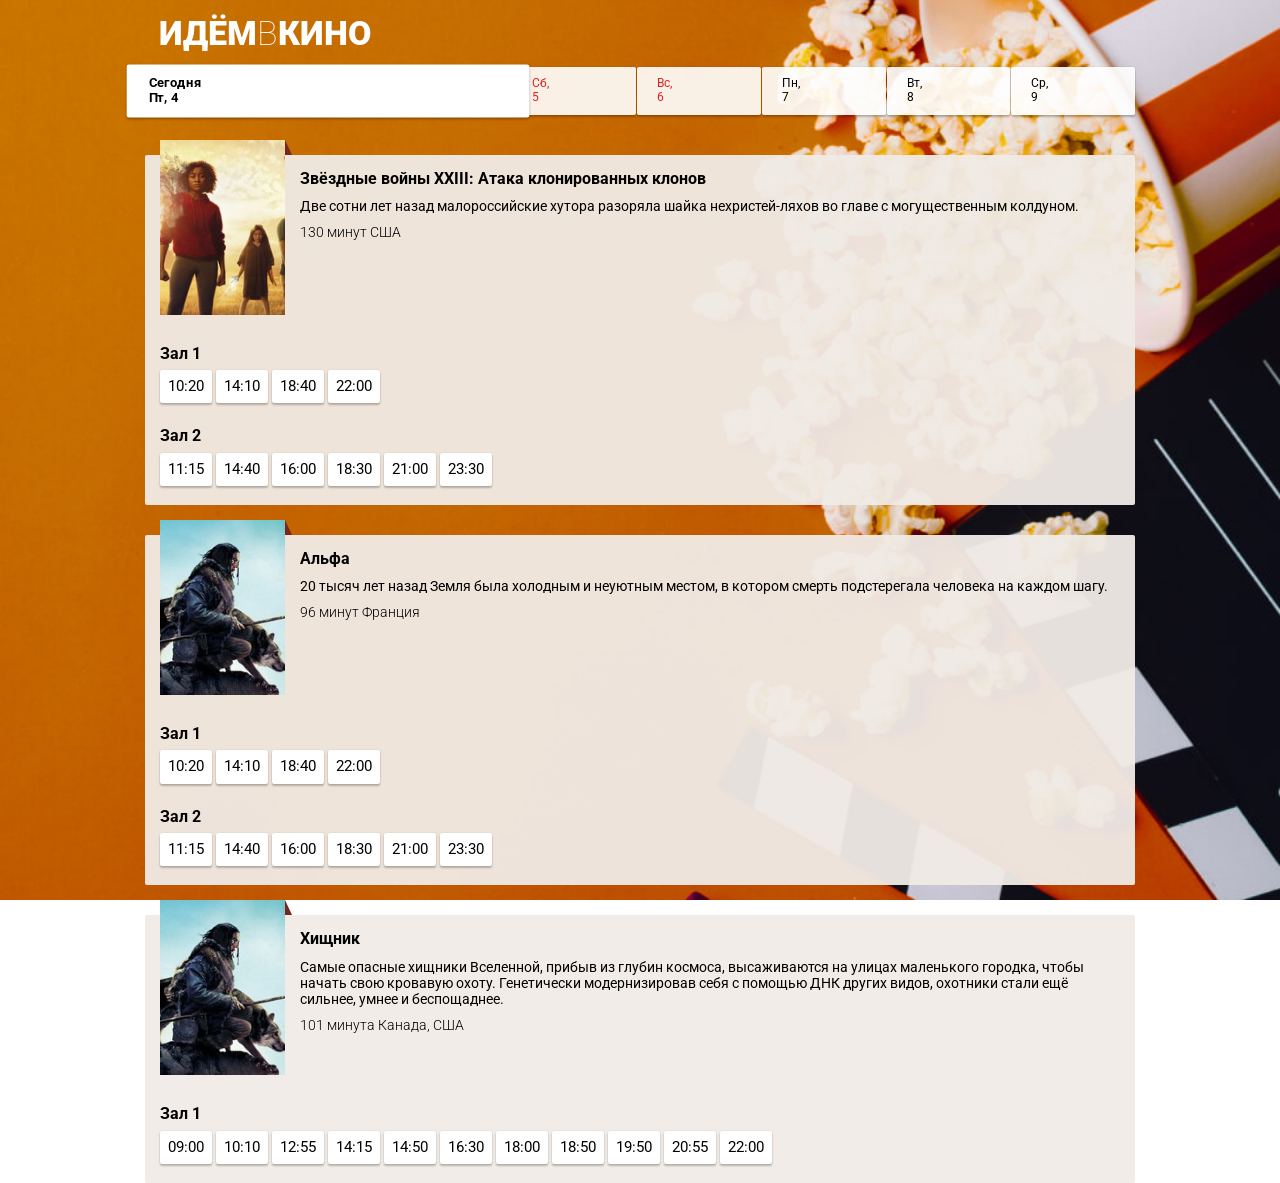
<file: index.html>
<!DOCTYPE html>
<html lang="ru">

<head>
  <meta charset="UTF-8">
  <meta name="viewport" content="width=device-width, initial-scale=1.0">
  <meta http-equiv="X-UA-Compatible" content="ie=edge">
  <title>ИдёмВКино</title>
  <link rel="stylesheet" href="./client/css/normalize.css">
  <link rel="stylesheet" href="./client/css/style.css">
  <link href="https://fonts.googleapis.com/css?family=Roboto:100,300,400,500,700,900&amp;subset=cyrillic,cyrillic-ext,latin-ext" rel="stylesheet">
</head>

<body>
  <header class="page-header">
    <h1 class="page-header__title">Идём<span>в</span>кино</h1>
  </header>
  
  <nav class="page-nav">
    <a class="page-nav__day page-nav__day_today page-nav__day_chosen" href="#">
      <span class="page-nav__day-week">Пн</span><span class="page-nav__day-number">31</span>
    </a>
    <a class="page-nav__day" href="#">
      <span class="page-nav__day-week">Вт</span><span class="page-nav__day-number">1</span>
    </a>
    <a class="page-nav__day" href="#">
      <span class="page-nav__day-week">Ср</span><span class="page-nav__day-number">2</span>
    </a>
    <a class="page-nav__day" href="#">
      <span class="page-nav__day-week">Чт</span><span class="page-nav__day-number">3</span>
    </a>
    <a class="page-nav__day" href="#">
      <span class="page-nav__day-week">Пт</span><span class="page-nav__day-number">4</span>
    </a>
    <a class="page-nav__day page-nav__day_weekend" href="#">
      <span class="page-nav__day-week">Сб</span><span class="page-nav__day-number">5</span>
    </a>
  </nav>
  
  <main>
    <section class="movie">
      <div class="movie__info">
        <div class="movie__poster">
          <img class="movie__poster-image" alt="Звёздные войны постер" src="./client/i/poster1.jpg">
        </div>
        <div class="movie__description">
          <h2 class="movie__title">Звёздные войны XXIII: Атака клонированных клонов</h2>
          <p class="movie__synopsis">Две сотни лет назад малороссийские хутора разоряла шайка нехристей-ляхов во главе с могущественным колдуном.</p>
          <p class="movie__data">
            <span class="movie__data-duration">130 минут</span>
            <span class="movie__data-origin">США</span>
          </p>
        </div>
      </div>  
      
      <div class="movie-seances__hall">
        <h3 class="movie-seances__hall-title">Зал 1</h3>
        <ul class="movie-seances__list">
          <li class="movie-seances__time-block"><a class="movie-seances__time" href="./hall.html">10:20</a></li>
          <li class="movie-seances__time-block"><a class="movie-seances__time" href="./hall.html">14:10</a></li>
          <li class="movie-seances__time-block"><a class="movie-seances__time" href="./hall.html">18:40</a></li>
          <li class="movie-seances__time-block"><a class="movie-seances__time" href="./hall.html">22:00</a></li>
        </ul>
      </div>
      <div class="movie-seances__hall">
        <h3 class="movie-seances__hall-title">Зал 2</h3>
        <ul class="movie-seances__list">
          <li class="movie-seances__time-block"><a class="movie-seances__time" href="./hall.html">11:15</a></li>
          <li class="movie-seances__time-block"><a class="movie-seances__time" href="./hall.html">14:40</a></li>
          <li class="movie-seances__time-block"><a class="movie-seances__time" href="./hall.html">16:00</a></li>
          <li class="movie-seances__time-block"><a class="movie-seances__time" href="./hall.html">18:30</a></li>
          <li class="movie-seances__time-block"><a class="movie-seances__time" href="./hall.html">21:00</a></li>
          <li class="movie-seances__time-block"><a class="movie-seances__time" href="./hall.html">23:30</a></li>     
        </ul>
      </div>      
    </section>
    
    <section class="movie">
      <div class="movie__info">      
        <div class="movie__poster">
          <img class="movie__poster-image" alt="Альфа постер" src="./client/i/poster2.jpg">
        </div>
        <div class="movie__description">        
          <h2 class="movie__title">Альфа</h2>
          <p class="movie__synopsis">20 тысяч лет назад Земля была холодным и неуютным местом, в котором смерть подстерегала человека на каждом шагу.</p>
          <p class="movie__data">
            <span class="movie__data-duration">96 минут</span>
            <span class="movie__data-origin">Франция</span>
          </p>
        </div>    
      </div>  
      <div class="movie-seances__hall">
        <h3 class="movie-seances__hall-title">Зал 1</h3>
        <ul class="movie-seances__list">
          <li class="movie-seances__time-block"><a class="movie-seances__time" href="./hall.html">10:20</a></li>
          <li class="movie-seances__time-block"><a class="movie-seances__time" href="./hall.html">14:10</a></li>
          <li class="movie-seances__time-block"><a class="movie-seances__time" href="./hall.html">18:40</a></li>
          <li class="movie-seances__time-block"><a class="movie-seances__time" href="./hall.html">22:00</a></li>
        </ul>
      </div>
      <div class="movie-seances__hall">
        <h3 class="movie-seances__hall-title">Зал 2</h3>
        <ul class="movie-seances__list">
          <li class="movie-seances__time-block"><a class="movie-seances__time" href="./hall.html">11:15</a></li>
          <li class="movie-seances__time-block"><a class="movie-seances__time" href="./hall.html">14:40</a></li>
          <li class="movie-seances__time-block"><a class="movie-seances__time" href="./hall.html">16:00</a></li>
          <li class="movie-seances__time-block"><a class="movie-seances__time" href="./hall.html">18:30</a></li>
          <li class="movie-seances__time-block"><a class="movie-seances__time" href="./hall.html">21:00</a></li>
          <li class="movie-seances__time-block"><a class="movie-seances__time" href="./hall.html">23:30</a></li>     
        </ul>
      </div>      
    </section>   
    
    <section class="movie">
      <div class="movie__info">      
        <div class="movie__poster">
          <img class="movie__poster-image" alt="Хищник постер" src="./client/i/poster2.jpg">
        </div>
        <div class="movie__description">        
          <h2 class="movie__title">Хищник</h2>
          <p class="movie__synopsis">Самые опасные хищники Вселенной, прибыв из глубин космоса, высаживаются на улицах маленького городка, чтобы начать свою кровавую охоту. Генетически модернизировав себя с помощью ДНК других видов, охотники стали ещё сильнее, умнее и беспощаднее.</p>
          <p class="movie__data">
            <span class="movie__data-duration">101 минута</span>
            <span class="movie__data-origin">Канада, США</span>
          </p>
        </div>    
      </div>  
      <div class="movie-seances__hall">
        <h3 class="movie-seances__hall-title">Зал 1</h3>
        <ul class="movie-seances__list">
          <li class="movie-seances__time-block"><a class="movie-seances__time" href="./hall.html">09:00</a></li>
          <li class="movie-seances__time-block"><a class="movie-seances__time" href="./hall.html">10:10</a></li>
          <li class="movie-seances__time-block"><a class="movie-seances__time" href="./hall.html">12:55</a></li>
          <li class="movie-seances__time-block"><a class="movie-seances__time" href="./hall.html">14:15</a></li>
          <li class="movie-seances__time-block"><a class="movie-seances__time" href="./hall.html">14:50</a></li>
          <li class="movie-seances__time-block"><a class="movie-seances__time" href="./hall.html">16:30</a></li>
          <li class="movie-seances__time-block"><a class="movie-seances__time" href="./hall.html">18:00</a></li>
          <li class="movie-seances__time-block"><a class="movie-seances__time" href="./hall.html">18:50</a></li>
          <li class="movie-seances__time-block"><a class="movie-seances__time" href="./hall.html">19:50</a></li>
          <li class="movie-seances__time-block"><a class="movie-seances__time" href="./hall.html">20:55</a></li>
          <li class="movie-seances__time-block"><a class="movie-seances__time" href="./hall.html">22:00</a></li>
        </ul>
      </div>     
    </section>     
  </main>
  <script src="./client/js/createRequest.js"></script>
  <script src="./client/js/index.js"></script>
</body>
</html>
</file>
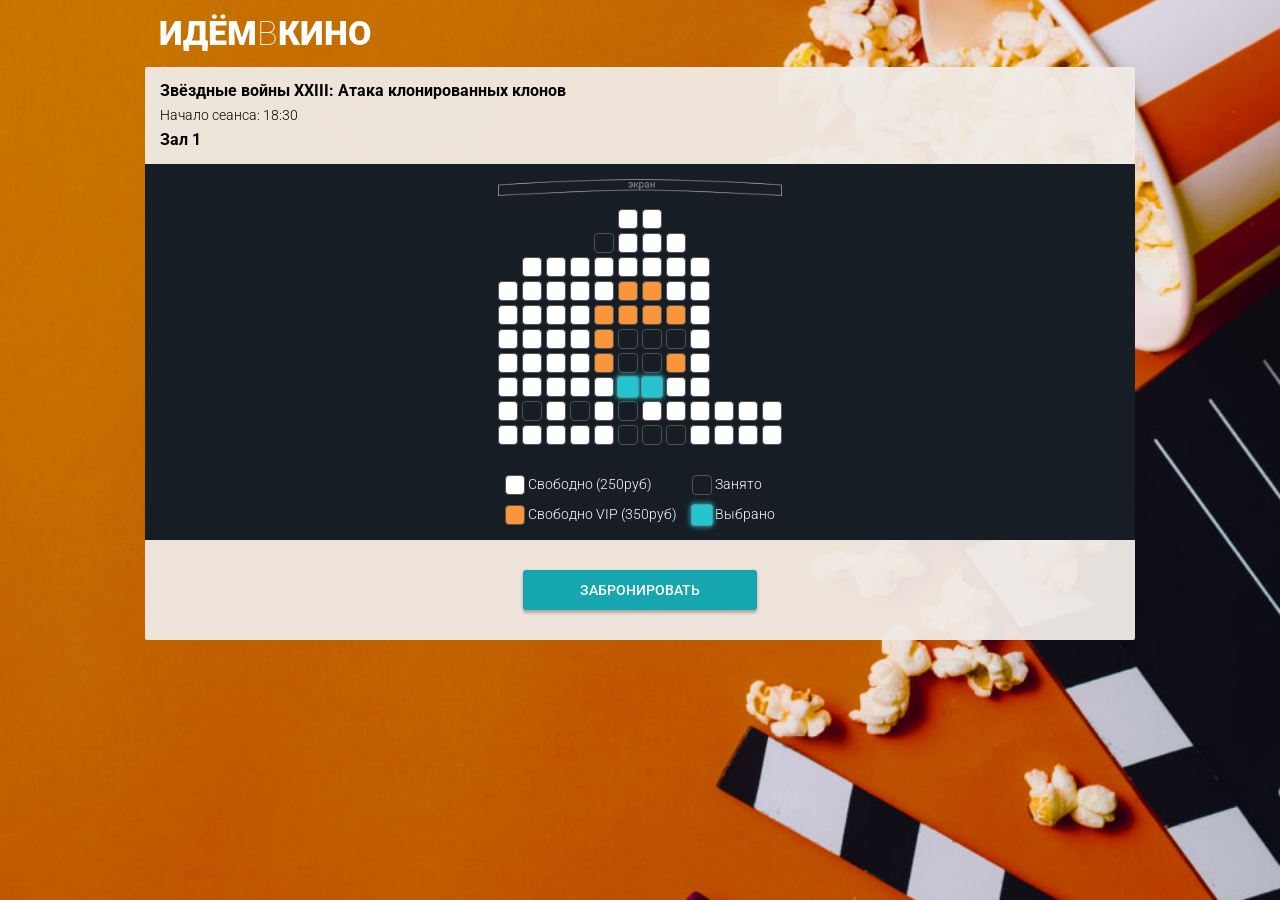
<file: hall.html>
<!DOCTYPE html>
<html lang="ru">

<head>
  <meta charset="UTF-8">
  <meta name="viewport" content="width=device-width, initial-scale=1.0">
  <meta http-equiv="X-UA-Compatible" content="ie=edge">
  <title>ИдёмВКино</title>
  
  <link rel="stylesheet" href="./client/css/normalize.css">
  <link rel="stylesheet" href="./client/css/style.css">
  <link href="https://fonts.googleapis.com/css?family=Roboto:100,300,400,500,700,900&amp;subset=cyrillic,cyrillic-ext,latin-ext" rel="stylesheet">
</head>

<body>
  <header class="page-header">
    <h1 class="page-header__title">Идём<span>в</span>кино</h1>
  </header>
  
  <main>
    <section class="buying">
      <div class="buying__info">
        <div class="buying__info-description">
          <h2 class="buying__info-title">Звёздные войны XXIII: Атака клонированных клонов</h2>
          <p class="buying__info-start">Начало сеанса: 18:30</p>
          <p class="buying__info-hall">Зал 1</p>          
        </div>
        <div class="buying__info-hint">
          <p>Тапните дважды,<br>чтобы увеличить</p>
        </div>
      </div>
      <div class="conf-step">
        <div class="conf-step__wrapper">
          <div class="conf-step__row">
            <span class="conf-step__chair conf-step__chair_disabled"></span><span class="conf-step__chair conf-step__chair_disabled"></span>
            <span class="conf-step__chair conf-step__chair_disabled"></span><span class="conf-step__chair conf-step__chair_disabled"></span>
              <span class="conf-step__chair conf-step__chair_disabled"></span><span class="conf-step__chair conf-step__chair_standart"></span>
              <span class="conf-step__chair conf-step__chair_standart"></span><span class="conf-step__chair conf-step__chair_disabled"></span>
              <span class="conf-step__chair conf-step__chair_disabled"></span><span class="conf-step__chair conf-step__chair_disabled"></span>
            <span class="conf-step__chair conf-step__chair_disabled"></span><span class="conf-step__chair conf-step__chair_disabled"></span>
            </div>  

            <div class="conf-step__row">
              <span class="conf-step__chair conf-step__chair_disabled"></span><span class="conf-step__chair conf-step__chair_disabled"></span>
              <span class="conf-step__chair conf-step__chair_disabled"></span><span class="conf-step__chair conf-step__chair_disabled"></span>
              <span class="conf-step__chair conf-step__chair_taken"></span><span class="conf-step__chair conf-step__chair_standart"></span>
              <span class="conf-step__chair conf-step__chair_standart"></span><span class="conf-step__chair conf-step__chair_standart"></span>
              <span class="conf-step__chair conf-step__chair_disabled"></span><span class="conf-step__chair conf-step__chair_disabled"></span>
              <span class="conf-step__chair conf-step__chair_disabled"></span><span class="conf-step__chair conf-step__chair_disabled"></span>
            </div>  

            <div class="conf-step__row">
              <span class="conf-step__chair conf-step__chair_disabled"></span><span class="conf-step__chair conf-step__chair_standart"></span>
              <span class="conf-step__chair conf-step__chair_standart"></span><span class="conf-step__chair conf-step__chair_standart"></span>
              <span class="conf-step__chair conf-step__chair_standart"></span><span class="conf-step__chair conf-step__chair_standart"></span>
              <span class="conf-step__chair conf-step__chair_standart"></span><span class="conf-step__chair conf-step__chair_standart"></span>
              <span class="conf-step__chair conf-step__chair_standart"></span><span class="conf-step__chair conf-step__chair_disabled"></span>
              <span class="conf-step__chair conf-step__chair_disabled"></span><span class="conf-step__chair conf-step__chair_disabled"></span>
            </div>  

            <div class="conf-step__row">
              <span class="conf-step__chair conf-step__chair_standart"></span><span class="conf-step__chair conf-step__chair_standart"></span>
              <span class="conf-step__chair conf-step__chair_standart"></span><span class="conf-step__chair conf-step__chair_standart"></span>
              <span class="conf-step__chair conf-step__chair_standart"></span><span class="conf-step__chair conf-step__chair_vip"></span>
              <span class="conf-step__chair conf-step__chair_vip"></span><span class="conf-step__chair conf-step__chair_standart"></span>
              <span class="conf-step__chair conf-step__chair_standart"></span><span class="conf-step__chair conf-step__chair_disabled"></span>
              <span class="conf-step__chair conf-step__chair_disabled"></span><span class="conf-step__chair conf-step__chair_disabled"></span>
            </div>  

            <div class="conf-step__row">
              <span class="conf-step__chair conf-step__chair_standart"></span><span class="conf-step__chair conf-step__chair_standart"></span>
              <span class="conf-step__chair conf-step__chair_standart"></span><span class="conf-step__chair conf-step__chair_standart"></span>
              <span class="conf-step__chair conf-step__chair_vip"></span><span class="conf-step__chair conf-step__chair_vip"></span>
              <span class="conf-step__chair conf-step__chair_vip"></span><span class="conf-step__chair conf-step__chair_vip"></span>
              <span class="conf-step__chair conf-step__chair_standart"></span><span class="conf-step__chair conf-step__chair_disabled"></span>
              <span class="conf-step__chair conf-step__chair_disabled"></span><span class="conf-step__chair conf-step__chair_disabled"></span>
            </div>  

            <div class="conf-step__row">
              <span class="conf-step__chair conf-step__chair_standart"></span><span class="conf-step__chair conf-step__chair_standart"></span>
              <span class="conf-step__chair conf-step__chair_standart"></span><span class="conf-step__chair conf-step__chair_standart"></span>
              <span class="conf-step__chair conf-step__chair_vip"></span><span class="conf-step__chair conf-step__chair_taken"></span>
              <span class="conf-step__chair conf-step__chair_taken"></span><span class="conf-step__chair conf-step__chair_taken"></span>
              <span class="conf-step__chair conf-step__chair_standart"></span><span class="conf-step__chair conf-step__chair_disabled"></span>
              <span class="conf-step__chair conf-step__chair_disabled"></span><span class="conf-step__chair conf-step__chair_disabled"></span>
            </div>  

            <div class="conf-step__row">
              <span class="conf-step__chair conf-step__chair_standart"></span><span class="conf-step__chair conf-step__chair_standart"></span>
              <span class="conf-step__chair conf-step__chair_standart"></span><span class="conf-step__chair conf-step__chair_standart"></span>
              <span class="conf-step__chair conf-step__chair_vip"></span><span class="conf-step__chair conf-step__chair_taken"></span>
              <span class="conf-step__chair conf-step__chair_taken"></span><span class="conf-step__chair conf-step__chair_vip"></span>
              <span class="conf-step__chair conf-step__chair_standart"></span><span class="conf-step__chair conf-step__chair_disabled"></span>
              <span class="conf-step__chair conf-step__chair_disabled"></span><span class="conf-step__chair conf-step__chair_disabled"></span>
            </div>  

            <div class="conf-step__row">
              <span class="conf-step__chair conf-step__chair_standart"></span><span class="conf-step__chair conf-step__chair_standart"></span>
              <span class="conf-step__chair conf-step__chair_standart"></span><span class="conf-step__chair conf-step__chair_standart"></span>
              <span class="conf-step__chair conf-step__chair_standart"></span><span class="conf-step__chair conf-step__chair_selected"></span>
              <span class="conf-step__chair conf-step__chair_selected"></span><span class="conf-step__chair conf-step__chair_standart"></span>
              <span class="conf-step__chair conf-step__chair_standart"></span><span class="conf-step__chair conf-step__chair_disabled"></span>
              <span class="conf-step__chair conf-step__chair_disabled"></span><span class="conf-step__chair conf-step__chair_disabled"></span>
            </div>  

            <div class="conf-step__row">
              <span class="conf-step__chair conf-step__chair_standart"></span><span class="conf-step__chair conf-step__chair_taken"></span>
              <span class="conf-step__chair conf-step__chair_standart"></span><span class="conf-step__chair conf-step__chair_taken"></span>
              <span class="conf-step__chair conf-step__chair_standart"></span><span class="conf-step__chair conf-step__chair_taken"></span>
              <span class="conf-step__chair conf-step__chair_standart"></span><span class="conf-step__chair conf-step__chair_standart"></span>
              <span class="conf-step__chair conf-step__chair_standart"></span><span class="conf-step__chair conf-step__chair_standart"></span>
              <span class="conf-step__chair conf-step__chair_standart"></span><span class="conf-step__chair conf-step__chair_standart"></span>
            </div>  

            <div class="conf-step__row">
              <span class="conf-step__chair conf-step__chair_standart"></span><span class="conf-step__chair conf-step__chair_standart"></span>
              <span class="conf-step__chair conf-step__chair_standart"></span><span class="conf-step__chair conf-step__chair_standart"></span>
              <span class="conf-step__chair conf-step__chair_standart"></span><span class="conf-step__chair conf-step__chair_taken"></span>
              <span class="conf-step__chair conf-step__chair_taken"></span><span class="conf-step__chair conf-step__chair_taken"></span>
              <span class="conf-step__chair conf-step__chair_standart"></span><span class="conf-step__chair conf-step__chair_standart"></span>
              <span class="conf-step__chair conf-step__chair_standart"></span><span class="conf-step__chair conf-step__chair_standart"></span>
            </div>
        </div>
        <div class="conf-step__legend">
          <div class="col">
            <p class="conf-step__legend-price"><span class="conf-step__chair conf-step__chair_standart"></span> Свободно (<span class="conf-step__legend-value price-standart">250</span>руб)</p>
            <p class="conf-step__legend-price"><span class="conf-step__chair conf-step__chair_vip"></span> Свободно VIP (<span class="conf-step__legend-value price-vip">350</span>руб)</p>            
          </div>
          <div class="col">
            <p class="conf-step__legend-price"><span class="conf-step__chair conf-step__chair_taken"></span> Занято</p>
            <p class="conf-step__legend-price"><span class="conf-step__chair conf-step__chair_selected"></span> Выбрано</p>                    
          </div>
        </div>
      </div>
      <button class="acceptin-button"  >Забронировать</button>
    </section>     
  </main>
  <script src="./client/js/createRequest.js"></script>
  <script src="./client/js/hall.js"></script>
</body>
</html>
</file>
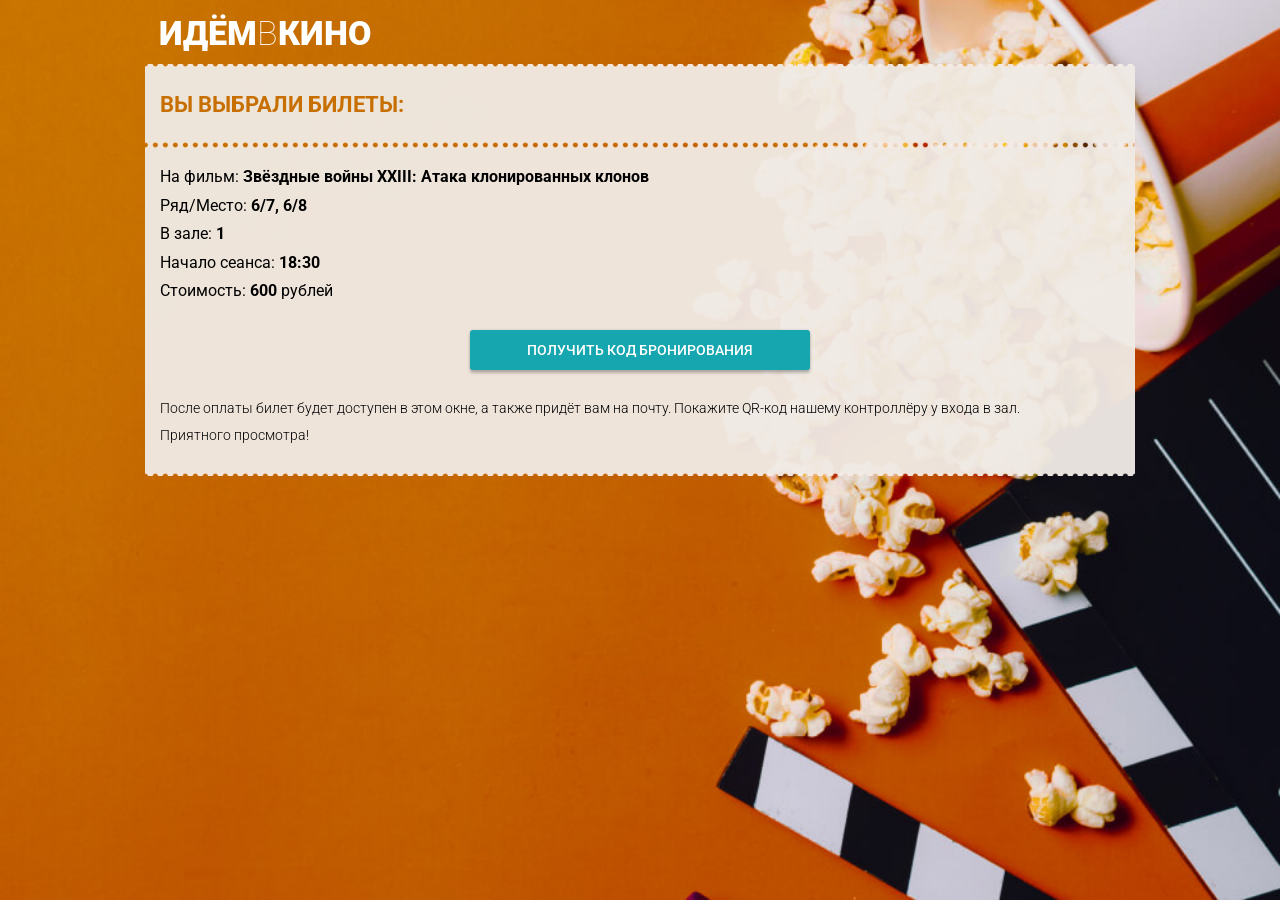
<file: payment.html>
<!DOCTYPE html>
<html lang="ru">

<head>
  <meta charset="UTF-8">
  <meta name="viewport" content="width=device-width, initial-scale=1.0">
  <meta http-equiv="X-UA-Compatible" content="ie=edge">
  <title>ИдёмВКино</title>
  <link rel="stylesheet" href="./client/css/normalize.css">
  <link rel="stylesheet" href="./client/css/style.css">
  <link href="https://fonts.googleapis.com/css?family=Roboto:100,300,400,500,700,900&amp;subset=cyrillic,cyrillic-ext,latin-ext" rel="stylesheet">
</head>

<body>
  <header class="page-header">
    <h1 class="page-header__title">Идём<span>в</span>кино</h1>
  </header>
  
  <main>
    <section class="ticket">
      
      <header class="tichet__check">
        <h2 class="ticket__check-title">Вы выбрали билеты:</h2>
      </header>
      
      <div class="ticket__info-wrapper">
        <p class="ticket__info">На фильм: <span class="ticket__details ticket__title">Звёздные войны XXIII: Атака клонированных клонов</span></p>
        <p class="ticket__info">Ряд/Место: <span class="ticket__details ticket__chairs">6/7, 6/8</span></p>
        <p class="ticket__info">В зале: <span class="ticket__details ticket__hall">1</span></p>
        <p class="ticket__info">Начало сеанса: <span class="ticket__details ticket__start">18:30</span></p>
        <p class="ticket__info">Стоимость: <span class="ticket__details ticket__cost">600</span> рублей</p>

        <button class="acceptin-button" onclick="location.href='ticket.html'" >Получить код бронирования</button>

        <p class="ticket__hint">После оплаты билет будет доступен в этом окне, а также придёт вам на почту. Покажите QR-код нашему контроллёру у входа в зал.</p>
        <p class="ticket__hint">Приятного просмотра!</p>
      </div>
    </section>     
  </main>
  <script src="./client/js/createRequest.js"></script>
  <script src="./client/js/payment.js"></script>
</body>
</html>
</file>
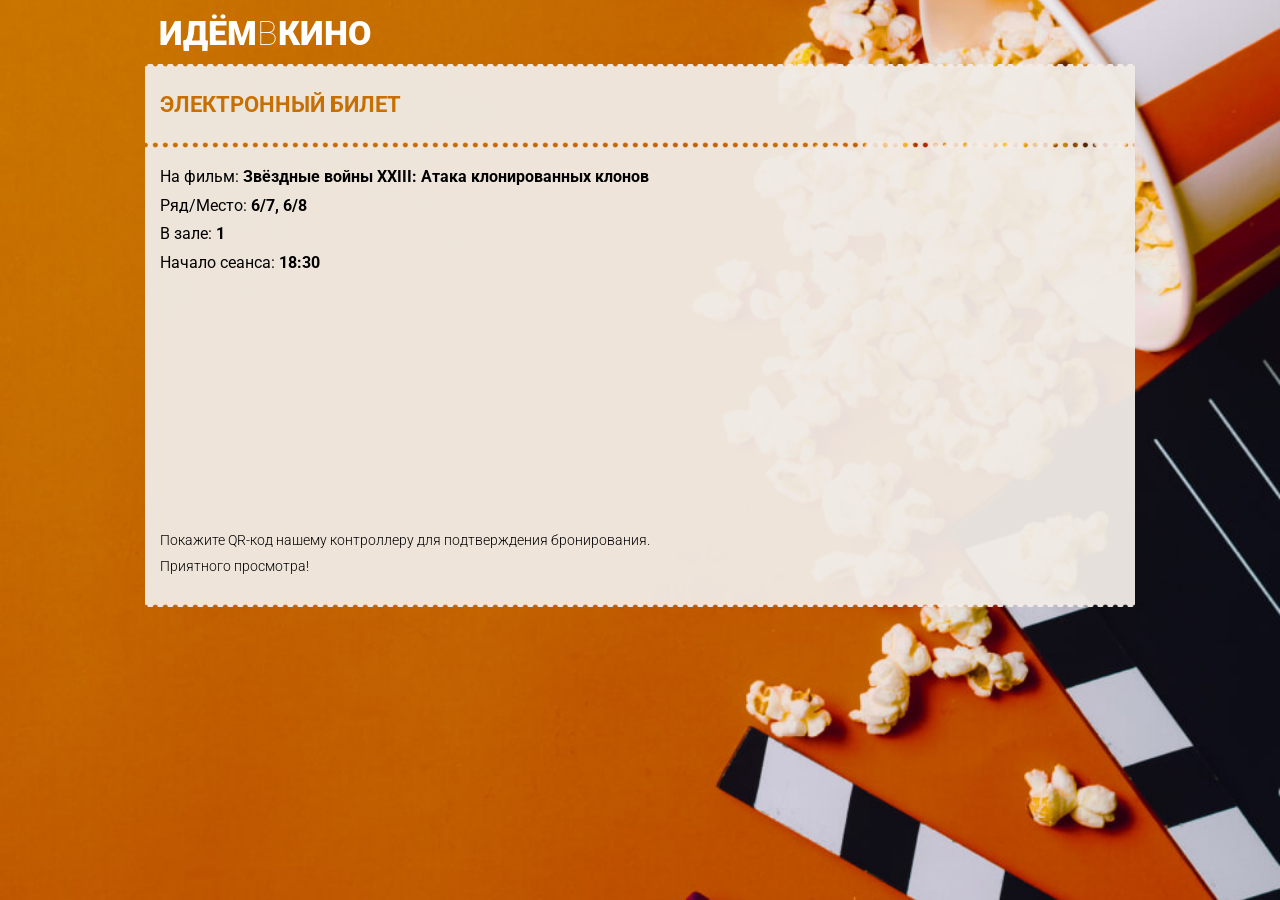
<file: ticket.html>
<!DOCTYPE html>
<html lang="ru">

<head>
  <meta charset="UTF-8">
  <meta name="viewport" content="width=device-width, initial-scale=1.0">
  <meta http-equiv="X-UA-Compatible" content="ie=edge">
  <title>ИдёмВКино</title>
  <link rel="stylesheet" href="./client/css/normalize.css">
  <link rel="stylesheet" href="./client/css/style.css">
  <link href="https://fonts.googleapis.com/css?family=Roboto:100,300,400,500,700,900&amp;subset=cyrillic,cyrillic-ext,latin-ext" rel="stylesheet">
</head>

<body>
  <header class="page-header">
    <h1 class="page-header__title">Идём<span>в</span>кино</h1>
  </header>
  
  <main>
    <section class="ticket">
      
      <header class="tichet__check">
        <h2 class="ticket__check-title">Электронный билет</h2>
      </header>
      
      <div class="ticket__info-wrapper">
        <p class="ticket__info">На фильм: <span class="ticket__details ticket__title">Звёздные войны XXIII: Атака клонированных клонов</span></p>
        <p class="ticket__info">Ряд/Место: <span class="ticket__details ticket__chairs">6/7, 6/8</span></p>
        <p class="ticket__info">В зале: <span class="ticket__details ticket__hall">1</span></p>
        <p class="ticket__info">Начало сеанса: <span class="ticket__details ticket__start">18:30</span></p>

        <div class="ticket__info-qr"></div>

        <p class="ticket__hint">Покажите QR-код нашему контроллеру для подтверждения бронирования.</p>
        <p class="ticket__hint">Приятного просмотра!</p>
      </div>
    </section>     
  </main>
  <script src="./client/js/createRequest.js"></script>
  <script src="./client/js/ticket.js"></script>
  <script src="./client/js/QRCreator.js" defer></script>
</body>
</html>
</file>
<file: client/css/style.css>
@charset "UTF-8";
* {
  margin: 0;
  padding: 0;
  box-sizing: border-box;
}

html {
  font-family: "Roboto", sans-serif;
  font-size: 62.5%;
}

body {
  background-image: url("../i/background.jpg");
  background-size: cover;
  background-attachment: fixed;
  background-position: right;
}

.page-header {
  padding: 1.4rem;
}

.page-header__title {
  margin: 0;
  font-weight: 900;
  font-size: 3.4rem;
  color: #FFFFFF;
  text-transform: uppercase;
}
.page-header__title span {
  font-weight: 100;
}

/* ~~~~~~~~~~~~ Главная ~~~~~~~~~~~~ */
.page-nav {
  position: sticky;
  top: 2px;
  padding-bottom: 1rem;
  display: flex;
  flex-wrap: nowrap;
  align-items: stretch;
  color: #000000;
  z-index: 10;
}
.page-nav .page-nav__day {
  flex-basis: calc(100% / 8);
  font-size: 1.2rem;
  padding: 1rem;
  background: rgba(255, 255, 255, 0.9);
  box-shadow: 0px 2px 2px rgba(0, 0, 0, 0.24), 0px 0px 2px rgba(0, 0, 0, 0.12);
  border-radius: 2px;
  text-decoration: none;
  color: #000000;
}
.page-nav .page-nav__day + .page-nav__day {
  margin-left: 1px;
}
.page-nav .page-nav__day .page-nav__day-week::after {
  content: ',';
}
.page-nav .page-nav__day .page-nav__day-number::before {
  content: ' ';
}
.page-nav .page-nav__day .page-nav__day-week, .page-nav .page-nav__day .page-nav__day-number {
  display: block;
}
.page-nav .page-nav__day_chosen {
  flex-grow: 1;
  background-color: #FFFFFF;
  font-weight: 700;
  transform: scale(1.1);
}
.page-nav .page-nav__day_weekend {
  color: #DE2121;
}
.page-nav .page-nav__day_next {
  text-align: center;
}
.page-nav .page-nav__day_next::before {
  content: '>';
  font-family: monospace;
  font-weight: 700;
  font-size: 2.4rem;
}
.page-nav .page-nav__day_today .page-nav__day-week::before {
  content: 'Сегодня';
  display: block;
}
.page-nav .page-nav__day_today .page-nav__day-week, .page-nav .page-nav__day_today .page-nav__day-number {
  display: inline;
}

.movie {
  position: relative;
  padding: 1.5rem;
  margin-top: 3rem;
  background: rgba(241, 235, 230, 0.95);
  color: #000000;
}
.movie .movie__info {
  display: flex;
}
.movie .movie__poster {
  position: relative;
  width: 12.5rem;
  height: 17.5rem;
  /*    left: 1.5rem;
      top: -1.5rem;*/
}
.movie .movie__poster .movie__poster-image {
  position: relative;
  top: -3rem;
  width: 12.5rem;
  height: 17.5rem;
}
.movie .movie__poster::after {
  content: '';
  display: block;
  position: absolute;
  right: -0.7rem;
  top: -3rem;
  border: 1.5rem solid transparent;
  border-bottom: 0 solid transparent;
  border-right: 0 solid transparent;
  border-left: 0.7rem solid #772720;
}
.movie .movie__description {
  flex-grow: 1;
  padding-left: 1.5rem;
}
.movie .movie__title {
  font-weight: 700;
  font-size: 1.6rem;
}
.movie .movie__synopsis {
  font-size: 1.4rem;
  margin-top: 1rem;
}
.movie .movie__data {
  font-size: 1.4rem;
  font-weight: 300;
  margin-top: 1rem;
}
.movie .movie-seances__hall + .movie-seances__hall {
  margin-top: 2rem;
}
.movie .movie-seances__hall .movie-seances__hall-title {
  font-weight: 700;
  font-size: 1.6rem;
}
.movie .movie-seances__hall .movie-seances__list {
  margin-top: 0.7rem;
  font-size: 0;
}
.movie .movie-seances__hall .movie-seances__time-block {
  display: inline-block;
  margin-bottom: 4px;
}
.movie .movie-seances__hall .movie-seances__time-block:nth-last-of-type(n + 1) {
  margin-right: 4px;
}
.movie .movie-seances__hall .movie-seances__time {
  display: block;
  padding: 8px;
  box-shadow: 0px 2px 2px rgba(0, 0, 0, 0.24), 0px 0px 2px rgba(0, 0, 0, 0.12);
  border-radius: 2px;
  background-color: #FFFFFF;
  color: #000000;
  text-decoration: none;
  font-size: 1.5rem;
}

/* ~~~~~~~~~~~~ Кинозал ~~~~~~~~~~~~ */
.acceptin-button {
  display: block;
  margin: 3rem auto 0;
  box-shadow: 0px 3px 3px rgba(0, 0, 0, 0.24), 0px 0px 3px rgba(0, 0, 0, 0.12);
  border-radius: 3px;
  border: none;
  padding: 12px 57px;
  text-transform: uppercase;
  font-weight: 500;
  font-size: 1.4rem;
  background-color: #16A6AF;
  color: #FFFFFF;
}

.buying {
  background-color: rgba(241, 235, 230, 0.95);
  padding-bottom: 3rem;
}

.buying__info {
  display: flex;
  align-items: center;
  justify-content: space-between;
  padding: 1.5rem;
}
.buying__info .buying__info-description {
  padding-right: 1.5rem;
}
.buying__info .buying__info-title, .buying__info .buying__info-hall {
  font-size: 1.6rem;
  font-weight: 700;
}
.buying__info .buying__info-start {
  font-size: 1.4rem;
  font-weight: 300;
  margin: 0.7rem 0;
}
.buying__info .buying__info-hint {
  position: relative;
  font-weight: 300;
  font-size: 1.4rem;
  text-align: center;
}
.buying__info .buying__info-hint p {
  position: relative;
  width: 10rem;
}
.buying__info .buying__info-hint p::before {
  content: '';
  position: absolute;
  left: -1rem;
  top: calc(50% - 1.6rem);
  display: block;
  width: 2.4rem;
  height: 3.2rem;
  background-image: url(../i/hint.png);
  background-size: 2.4rem 3.2rem;
}

.conf-step {
  text-align: center;
  background-color: #171D24;
  padding: 1.5rem 3rem 1.5rem;
}

.conf-step__wrapper {
  font-size: 0;
  display: inline-block;
  background-image: url(../i/screen.png);
  background-position: top;
  background-repeat: no-repeat;
  background-size: 100%;
  padding-top: 3rem;
}
.conf-step__wrapper::before {
  content: '';
}

.conf-step__row + .conf-step__row {
  margin-top: 4px;
}

.conf-step__chair {
  display: inline-block;
  vertical-align: middle;
  width: 2rem;
  height: 2rem;
  border: 1px solid #525252;
  box-sizing: border-box;
  border-radius: 4px;
}
.conf-step__chair:not(:first-of-type) {
  margin-left: 4px;
}

.conf-step__chair_disabled {
  opacity: 0;
}

.conf-step__chair_standart {
  background-color: #FFFFFF;
}

.conf-step__chair_vip {
  background-color: #F9953A;
}

.conf-step__chair_taken {
  background-color: transparent;
}

.conf-step__chair_selected {
  background-color: #25C4CE;
  box-shadow: 0px 0px 4px #16A6AF;
  transform: scale(1.2);
}

.conf-step__legend { 
  padding-top: 3rem;
  font-size: 1.4rem;
  font-weight: 300;
  color: #FFFFFF;
  display: flex;
  flex-wrap: nowrap;
  text-align: left;
}
.conf-step__legend .col {
  max-width: 25rem;
}
.conf-step__legend .col:first-of-type {
  padding-right: 1.5rem;
  margin-left: auto;
}
.conf-step__legend .col:last-of-type {
  margin-right: auto;
}
.conf-step__legend .conf-step__legend-price + .conf-step__legend-price {
  margin-top: 1rem;
}

/* ~~~~~~~~~~~~ Билет ~~~~~~~~~~~~ */
.tichet__check, .ticket__info-wrapper {
  padding-left: 1.5rem;
  padding-right: 1.5rem;
  background-color: rgba(241, 235, 230, 0.95);
}

.tichet__check {
  position: relative;
  padding-top: 2.5rem;
  padding-bottom: 2.5rem;
}
.tichet__check::before {
  content: '';
  display: block;
  position: absolute;
  top: -3px;
  left: 0;
  right: 0;
  height: 3px;
  background-image: url(../i/border-top.png);
  background-size: 10px 3px;
}
.tichet__check::after {
  content: '';
  display: block;
  position: absolute;
  bottom: -3px;
  left: 0;
  right: 0;
  height: 3px;
  background-image: url(../i/border-bottom.png);
  background-size: 10px 3px;
}

.ticket__info-wrapper {
  position: relative;
  margin-top: 6px;
  padding-top: 2rem;
  padding-bottom: 3rem;
}
.ticket__info-wrapper::before {
  content: '';
  display: block;
  position: absolute;
  top: -3px;
  left: 0;
  right: 0;
  height: 3px;
  background-image: url(../i/border-top.png);
  background-size: 10px 3px;
}
.ticket__info-wrapper::after {
  content: '';
  display: block;
  position: absolute;
  bottom: -3px;
  left: 0;
  right: 0;
  height: 3px;
  background-image: url(../i/border-bottom.png);
  background-size: 10px 3px;
}

.ticket__check-title {
  font-weight: 700;
  font-size: 2.2rem;
  text-transform: uppercase;
  color: #C76F00;
}

.ticket__info {
  font-size: 1.6rem;
  color: #000000;
}
.ticket__info + .ticket__info {
  margin-top: 1rem;
}

.ticket__details {
  font-weight: 700;
}

.ticket__hint {
  font-weight: 300;
  font-size: 1.4rem;
  margin-top: 3rem;
}
.ticket__hint + .ticket__hint {
  margin-top: 1rem;
}

.ticket__info-qr {
  display: block;
  margin: 3rem auto 0;
  width: 20rem;
  height: 20rem;
}

@media screen and (min-width: 479px) {
  .page-nav .page-nav__day {
    padding: 1rem 2rem;
  }
}
@media screen and (min-width: 990px) {
  .page-header, nav, main {
    width: 990px;
    margin: auto;
  }

  .movie, .buying {
    border-radius: 2px;
  }

  .buying__info-hint {
    display: none;
  }
}

/*================================================================*/

.movie .movie-seances__hall .acceptin-button-disabled {
 background-color: #888888;
 pointer-events: none
}

.acceptin-button:disabled {
  background-color: #888888;
  pointer-events: none
 }
</file>
